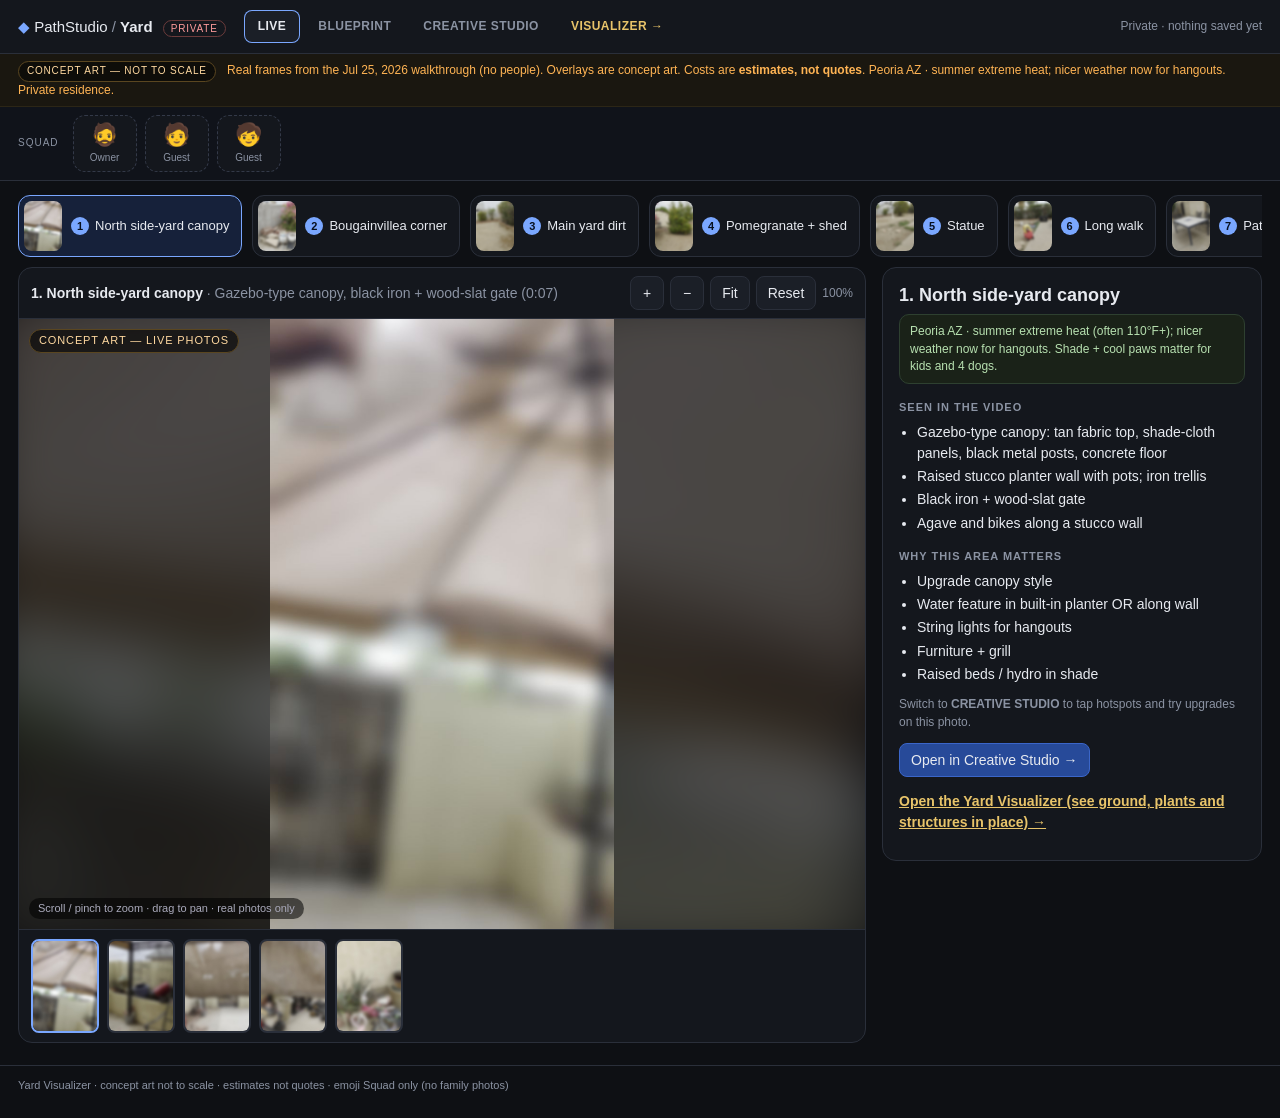
<file: index.html>
<!doctype html>
<html lang="en">
<head>
<meta charset="utf-8">
<meta name="viewport" content="width=device-width, initial-scale=1">
<meta name="robots" content="noindex,nofollow">
<title>PathStudio · Yard (private)</title>
<link rel="stylesheet" href="style.css">
</head>
<body>
<header class="top">
  <div class="brand"><span class="logo">&#9670;</span> PathStudio <span class="sep">/</span> <b>Yard</b> <span class="badge">PRIVATE</span></div>
  <nav class="tabs" role="tablist" aria-label="Modes">
    <button class="tab on" data-tab="live" role="tab" title="Real photos, pan and zoom">LIVE</button>
    <button class="tab" data-tab="blueprint" role="tab" title="Top-down A/B/C plans">BLUEPRINT</button>
    <button class="tab" data-tab="creative" role="tab" title="Tap hotspots to upgrade">CREATIVE STUDIO</button>
    <a class="tab" href="visualizer.html" title="See options in place on the photo" style="text-decoration:none;color:#e8c46a">VISUALIZER &rarr;</a>
  </nav>
  <div class="status" id="status" aria-live="polite">Offline · local only</div>
</header>

<div class="disc">
  <span class="wm-inline">CONCEPT ART — NOT TO SCALE</span>
  Real frames from the Jul 25, 2026 walkthrough (no people). Overlays are concept art. Costs are <b>estimates, not quotes</b>.
  Peoria AZ · summer extreme heat; nicer weather now for hangouts. Private residence.
</div>

<div class="squad" id="squad" title="Emoji placeholders only, no photos"></div>

<main>
<!-- LIVE -->
<section id="tab-live" class="pane on">
  <div class="areas" id="areasLive"></div>
  <div class="grid">
    <div class="viewer">
      <div class="vbar">
        <div class="vtitle"><b id="vAreaLive"></b> <span id="vCapLive" class="mut"></span></div>
        <div class="vtools">
          <button type="button" data-z="in" data-viewer="live" title="Zoom in">+</button>
          <button type="button" data-z="out" data-viewer="live" title="Zoom out">&minus;</button>
          <button type="button" data-z="fit" data-viewer="live" title="Fit">Fit</button>
          <button type="button" data-z="reset" data-viewer="live" title="Reset">Reset</button>
          <span class="mut small" id="zLabelLive">100%</span>
        </div>
      </div>
      <div class="stage" id="stageLive">
        <div class="bgb" id="bgbLive"></div>
        <div class="world" id="worldLive">
          <img id="photoLive" alt="" draggable="false">
        </div>
        <div class="wm">CONCEPT ART — LIVE PHOTOS</div>
        <div class="hint">Scroll / pinch to zoom · drag to pan · real photos only</div>
      </div>
      <div class="thumbs" id="thumbsLive"></div>
    </div>
    <aside class="side">
      <h2 id="aNameLive"></h2>
      <p class="heat" id="heatTip">Peoria AZ: summer is extreme; plan shade now while weather is nice for hangouts.</p>
      <h3>Seen in the video</h3>
      <ul id="aSeenLive" class="plain"></ul>
      <h3>Why this area matters</h3>
      <ul id="aUpLive" class="plain"></ul>
      <p class="mut small">Switch to <b>CREATIVE STUDIO</b> to tap hotspots and try upgrades on this photo.</p>
      <button type="button" class="pri" id="toCreative">Open in Creative Studio →</button>
      <p><a href="visualizer.html" style="color:#e8c46a;font-weight:700">Open the Yard Visualizer (see ground, plants and structures in place) →</a></p>
    </aside>
  </div>
</section>

<!-- BLUEPRINT -->
<section id="tab-blueprint" class="pane">
  <div class="mapbar">
    <div class="seg" id="mapSeg"></div>
    <span class="mut small" id="mapTitle"></span>
    <span class="mut small">Click a numbered area → jumps to LIVE photos. Plan is an estimate, not a survey.</span>
  </div>
  <div class="mapwrap"><div class="map" id="map"><img id="mapImg" alt="Blueprint top-down plan" draggable="false"></div></div>
</section>

<!-- CREATIVE STUDIO -->
<section id="tab-creative" class="pane">
  <div class="areas" id="areasCreative"></div>
  <div class="grid creative-grid">
    <div class="viewer">
      <div class="vbar">
        <div class="vtitle"><b id="vAreaCre"></b> <span id="vCapCre" class="mut"></span></div>
        <div class="vtools">
          <button type="button" data-z="in" data-viewer="cre" title="Zoom in">+</button>
          <button type="button" data-z="out" data-viewer="cre" title="Zoom out">&minus;</button>
          <button type="button" data-z="fit" data-viewer="cre" title="Fit">Fit</button>
          <button type="button" data-z="reset" data-viewer="cre" title="Reset">Reset</button>
          <span class="mut small" id="zLabelCre">100%</span>
        </div>
      </div>
      <div class="stage" id="stageCre">
        <div class="bgb" id="bgbCre"></div>
        <div class="world" id="worldCre">
          <img id="photoCre" alt="" draggable="false">
          <svg id="ov" viewBox="0 0 810 1440" xmlns="http://www.w3.org/2000/svg"></svg>
          <div id="pins" class="pins"></div>
        </div>
        <div class="wm">CONCEPT ART — NOT TO SCALE</div>
        <div class="hint">Tap a hotspot pin to upgrade · drag overlays · scroll to zoom</div>
      </div>
      <div class="thumbs" id="thumbsCre"></div>
    </div>
    <aside class="side" id="creSide">
      <h2 id="aNameCre"></h2>
      <div id="spotPanel" class="spot-panel" hidden>
        <h3 id="spotTitle">Hotspot</h3>
        <p class="mut small" id="spotHint">Pick an upgrade. Variants show estimated costs.</p>
        <div id="spotOpts" class="opts"></div>
        <div id="variantBox" class="variant-box" hidden>
          <label class="row"><span id="varName"></span><b id="varCost" class="tag">ESTIMATE</b></label>
          <div id="varList" class="var-list"></div>
          <p class="mut small" id="varNote"></p>
          <div id="varPlants" class="plants" hidden></div>
          <div class="row2">
            <button type="button" class="pri" id="varApply">Apply on photo</button>
            <button type="button" id="varOff">Remove</button>
          </div>
        </div>
      </div>
      <div id="selBox" class="sel" hidden>
        <label class="row"><span id="selName"></span><b id="selVal"></b></label>
        <input type="range" id="selSize" min="30" max="250" value="100">
        <div class="row2"><button type="button" id="selReset">Reset position</button><button type="button" id="selOff">Remove</button></div>
        <p class="mut small" id="selNote"></p>
      </div>
      <label class="row small mut">Overlay opacity <input type="range" id="opacity" min="20" max="100" value="100"></label>
      <h3>Active upgrades on this photo</h3>
      <div class="opts" id="opts"></div>
      <h3>Upgrade ideas for this area</h3>
      <ul id="aUpCre" class="plain"></ul>
      <h3>Phase cost ranges <span class="tag">ESTIMATES</span></h3>
      <table class="cost" id="costTbl"></table>
    </aside>
  </div>

  <!-- Ground cover -->
  <div class="card ground-card">
    <h2>Ground cover comparison <span class="tag">4 DOGS · DIRT / POOP</span></h2>
    <p class="mut small" id="groundNote"></p>
    <div class="ground-controls">
      <label>Main yard area (sq ft)
        <input type="number" id="groundSqFt" min="200" max="8000" step="50" value="2200">
      </label>
      <span class="mut small">~42 ft deep backyard notes · adjust to taste · estimate only</span>
    </div>
    <div class="table-wrap">
      <table class="ground" id="groundTbl"></table>
    </div>
    <div class="ground-pick">
      <h3>Your pick for the main yard</h3>
      <div class="seg" id="groundSeg"></div>
      <div id="groundTotal" class="ground-total"></div>
    </div>
  </div>

  <!-- Layout / export -->
  <div class="lay">
    <div class="card">
      <h2>Your choices</h2>
      <p class="mut small">Saved in this browser (localStorage). Export JSON to keep a copy. Private — not on daily-push.</p>
      <div class="btns">
        <button type="button" id="bSave" class="pri">Save now</button>
        <button type="button" id="bExport">Export JSON</button>
        <button type="button" id="bCopy">Copy JSON</button>
        <button type="button" id="bImport">Import JSON</button>
        <button type="button" id="bClear" class="danger">Clear all</button>
        <input type="file" id="fImport" accept="application/json,.json" hidden>
      </div>
      <div id="summary"></div>
    </div>
    <div class="card">
      <h2>Rough total <span class="tag">ESTIMATE</span></h2>
      <div id="tally"></div>
      <p class="mut small">Adds each needed phase once + ground cover total. Concept only, not a quote. Permits/electrician not fully included.</p>
    </div>
    <div class="card wide">
      <h2>JSON preview</h2>
      <pre id="jsonPre"></pre>
    </div>
  </div>
</section>
</main>

<footer class="foot">
  Yard Visualizer · concept art not to scale · estimates not quotes · emoji Squad only (no family photos)
</footer>
<script src="data.js"></script>
<script src="app.js"></script>
</body>
</html>
</file>
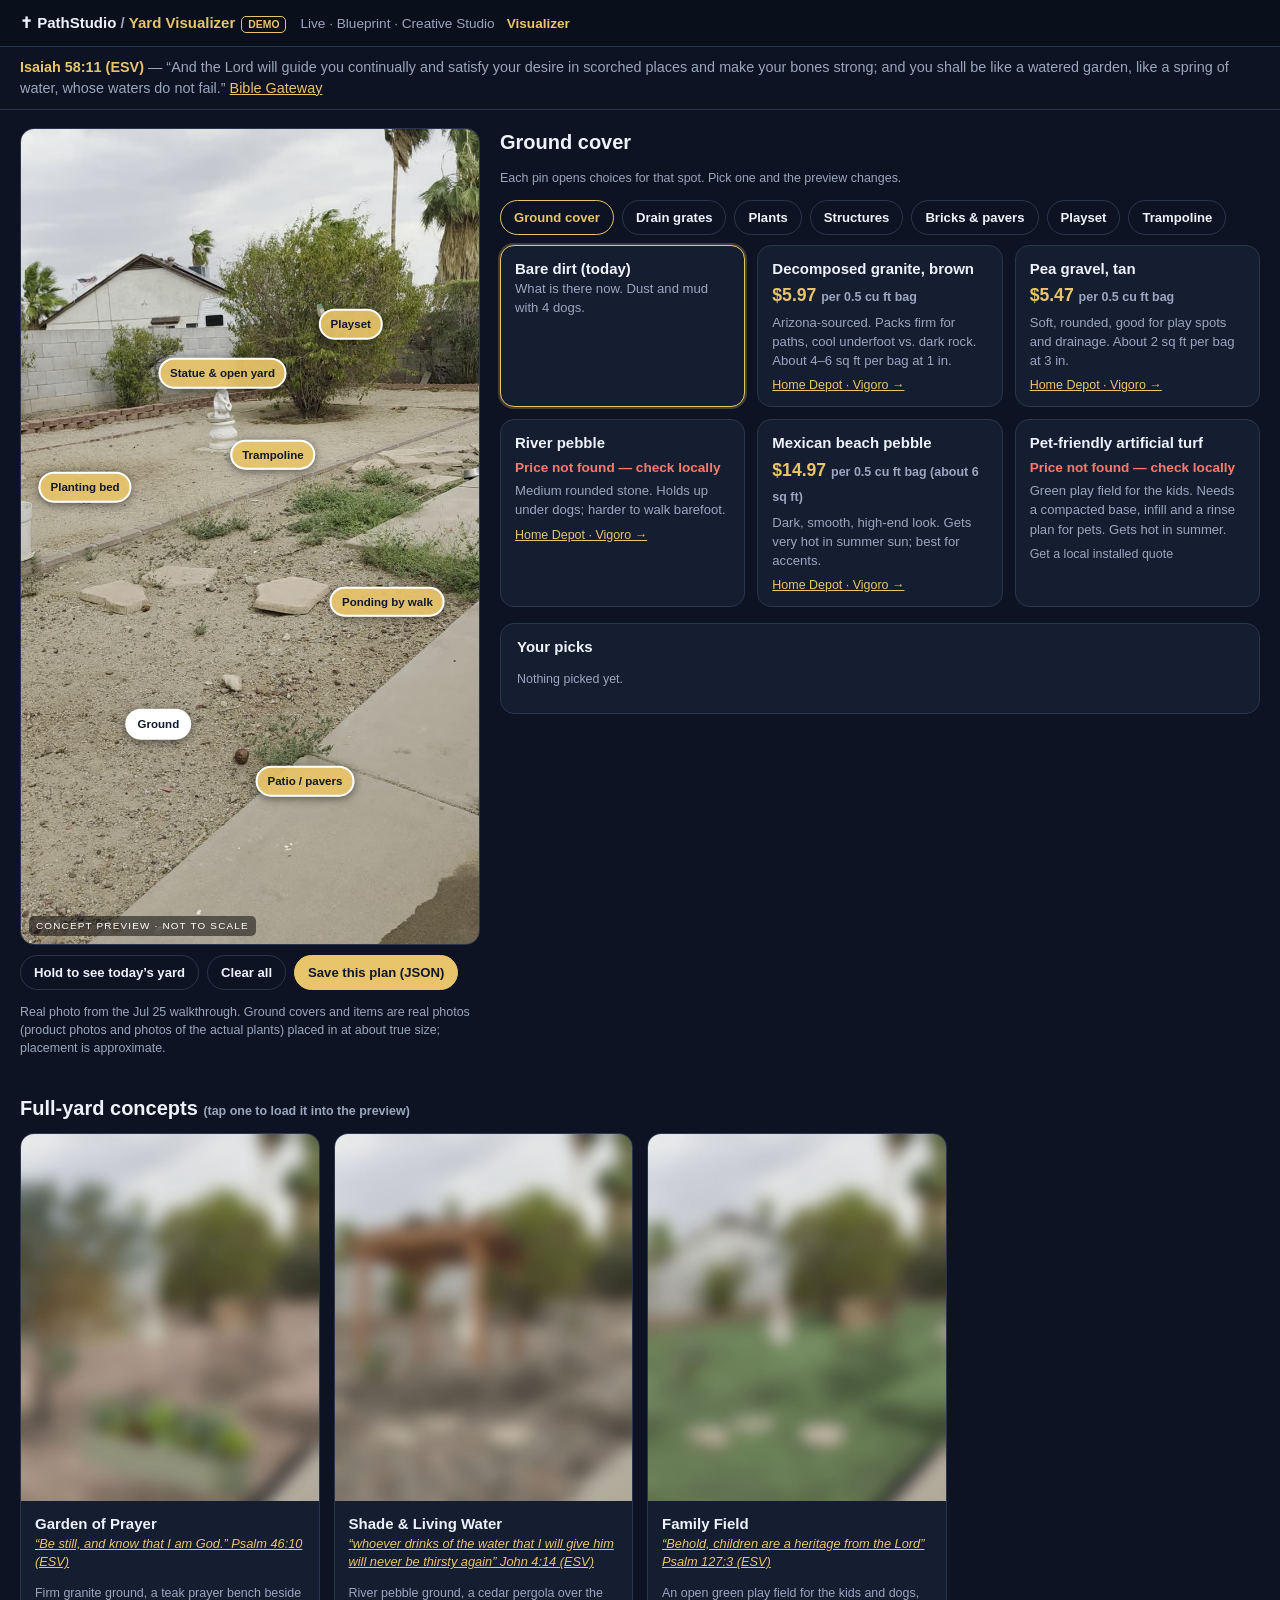
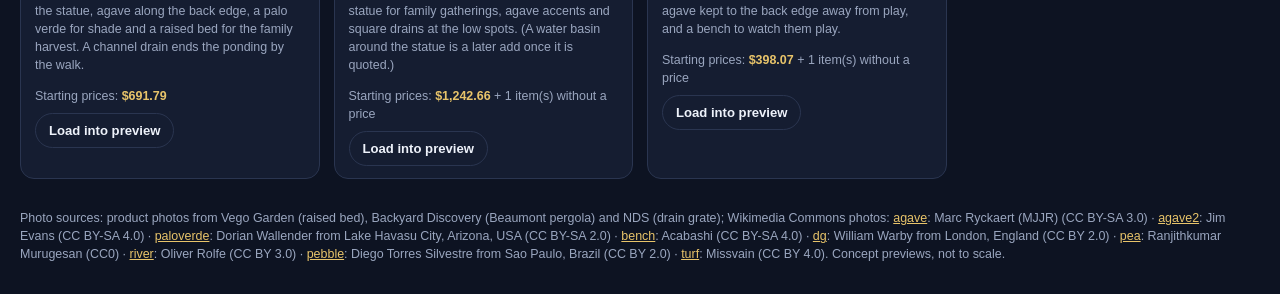
<file: visualizer.html>
<!doctype html>
<html lang="en"><head><meta charset="utf-8"><meta name="viewport" content="width=device-width,initial-scale=1"><meta name="robots" content="noindex,nofollow">
<title>PathStudio · Yard Visualizer</title>
<style>
:root{--bg:#0d1322;--card:#151d31;--line:#2a3550;--gold:#e8c46a;--dim:#9aa6bf;--white:#eef2fa;--green:#6fd28a;--red:#ff7a6b}
*{box-sizing:border-box}body{margin:0;background:var(--bg);color:var(--white);font:15px/1.45 -apple-system,BlinkMacSystemFont,"Segoe UI",Roboto,sans-serif}
a{color:var(--gold)}header{display:flex;gap:14px;align-items:center;flex-wrap:wrap;padding:12px 20px;border-bottom:1px solid var(--line);background:#0a0f1c;position:sticky;top:0;z-index:5}
.brand{font-weight:800}.brand b{color:var(--gold)}.badge{font-size:.65rem;border:1px solid var(--gold);color:var(--gold);border-radius:5px;padding:2px 6px;margin-left:6px}
header nav a{margin-right:12px;font-size:.85rem;text-decoration:none;color:var(--dim)}header nav a.on{color:var(--gold);font-weight:800}
.verse{padding:10px 20px;color:var(--dim);font-size:.9rem;border-bottom:1px solid var(--line)}.verse b{color:var(--gold)}
.wrap{display:grid;grid-template-columns:minmax(300px,460px) 1fr;gap:20px;padding:18px 20px;max-width:1500px;margin:auto}
.stage{position:relative;border-radius:14px;overflow:hidden;border:1px solid var(--line);aspect-ratio:810/1440;background:#000}
.stage img{position:absolute;inset:0;width:100%;height:100%;object-fit:cover;transition:opacity .35s}
.pin{position:absolute;transform:translate(-50%,-50%);border:2px solid #fff;background:rgba(232,196,106,.92);color:#10182c;font-weight:900;font-size:.72rem;border-radius:99px;padding:5px 10px;cursor:pointer;box-shadow:0 2px 10px rgba(0,0,0,.5);z-index:3;white-space:nowrap}
.pin.on{background:#fff}.wm{position:absolute;left:8px;bottom:8px;font-size:.62rem;letter-spacing:.12em;color:#fff;background:rgba(0,0,0,.5);padding:3px 7px;border-radius:5px;z-index:3}
.tools{display:flex;gap:8px;margin-top:10px;flex-wrap:wrap}button{all:unset;cursor:pointer;padding:7px 13px;border-radius:99px;border:1.5px solid var(--line);font-weight:700;font-size:.82rem}button:hover{border-color:var(--gold)}button.pri{background:var(--gold);color:#10182c;border-color:var(--gold)}
h2{margin:0 0 6px;font-size:1.25rem}h3{margin:18px 0 8px;font-size:.78rem;letter-spacing:.14em;color:var(--dim);text-transform:uppercase}
.cats{display:flex;gap:8px;flex-wrap:wrap;margin-bottom:10px}.cats button.on{border-color:var(--gold);color:var(--gold)}
.opts{display:grid;grid-template-columns:repeat(auto-fill,minmax(220px,1fr));gap:12px}
.opt{background:var(--card);border:1.5px solid var(--line);border-radius:14px;padding:12px 14px;cursor:pointer}.opt.on{border-color:var(--gold);box-shadow:0 0 0 2px rgba(232,196,106,.25)}
.opt .nm{font-weight:800}.opt.find{border-style:dashed}.fph{width:100%;height:120px;object-fit:cover;border-radius:9px;margin-bottom:6px;display:block}.fb{font-size:.62rem;font-weight:900;letter-spacing:.12em;background:#6fd28a;color:#10182c;border-radius:5px;padding:2px 6px}.opt .pr{font-size:1.1rem;font-weight:900;color:var(--gold);margin:4px 0}.opt .pr.na{color:var(--red);font-size:.85rem}
.opt .ds{font-size:.82rem;color:var(--dim)}.opt .lk{font-size:.78rem;margin-top:6px;display:block}
.sum{background:var(--card);border:1px solid var(--line);border-radius:14px;padding:12px 16px;margin-top:16px}.sum li{margin:3px 0}.sum .tot{font-weight:900;color:var(--gold)}
.concepts{display:grid;grid-template-columns:repeat(auto-fill,minmax(260px,1fr));gap:14px;padding:0 20px 30px;max-width:1500px;margin:auto}
.concept{background:var(--card);border:1px solid var(--line);border-radius:14px;overflow:hidden}.concept img{width:100%;aspect-ratio:810/1000;object-fit:cover;object-position:top;display:block}
.concept .bd{padding:12px 14px}.concept .vs{font-size:.8rem;color:var(--gold);font-style:italic}.small{font-size:.78rem;color:var(--dim)}
@media(max-width:900px){.wrap{grid-template-columns:1fr}.stage{max-width:460px;margin:auto}}
</style></head><body>
<header><div class="brand">&#10013; PathStudio <span style="color:var(--dim)">/</span> <b>Yard Visualizer</b><span class="badge">DEMO</span></div>
<nav><a href="index.html">Live · Blueprint · Creative Studio</a><a class="on" href="visualizer.html">Visualizer</a></nav></header>
<div class="verse"><b>Isaiah 58:11 (ESV)</b> &mdash; &ldquo;And the Lord will guide you continually and satisfy your desire in scorched places and make your bones strong; and you shall be like a watered garden, like a spring of water, whose waters do not fail.&rdquo; <a href="https://www.biblegateway.com/passage/?search=Isaiah+58%3A11&version=ESV" target="_blank" rel="noopener">Bible Gateway</a></div>
<div class="wrap">
 <div>
  <div class="stage" id="stage"><img id="g" alt="Yard preview" src="assets/viz/ground-dirt.jpg"><div id="layers"></div><div id="pins"></div><div class="wm">CONCEPT PREVIEW · NOT TO SCALE</div></div>
  <div class="tools"><button id="cmp">Hold to see today&rsquo;s yard</button><button id="clr">Clear all</button><button id="save" class="pri">Save this plan (JSON)</button></div>
  <p class="small">Real photo from the Jul 25 walkthrough. Ground covers and items are real photos (product photos and photos of the actual plants) placed in at about true size; placement is approximate.</p>
 </div>
 <div>
  <h2 id="ttl">Tap a gold pin on the photo</h2><p class="small" id="hint">Each pin opens choices for that spot. Pick one and the preview changes.</p>
  <div class="cats" id="cats"></div>
  <div class="opts" id="opts"></div>
  <div class="sum" id="sum"></div>
 </div>
</div>
<h2 style="padding:0 20px;max-width:1500px;margin:6px auto 10px">Full-yard concepts <span class="small">(tap one to load it into the preview)</span></h2>
<div class="concepts" id="concepts"></div>
<p class="small" style="padding:0 20px 30px;max-width:1500px;margin:auto">Photo sources: product photos from Vego Garden (raised bed), Backyard Discovery (Beaumont pergola) and NDS (drain grate); Wikimedia Commons photos: <a href="https://commons.wikimedia.org/wiki/File:Agave_americana_R01.jpg" target="_blank" rel="noopener">agave</a>: Marc Ryckaert (MJJR) (CC BY-SA 3.0) · <a href="https://commons.wikimedia.org/wiki/File:Variegated_Century_Plant_--_Agave_americana_%27Marginata%27.jpg" target="_blank" rel="noopener">agave2</a>: Jim Evans (CC BY-SA 4.0) · <a href="https://commons.wikimedia.org/wiki/File:The_delicate_Palo_Verde_tree._(5041827598).jpg" target="_blank" rel="noopener">paloverde</a>: Dorian Wallender from Lake Havasu City, Arizona, USA (CC BY-SA 2.0) · <a href="https://commons.wikimedia.org/wiki/File:Wooden_bench_in_Copped_Hall_Kitchen_Garden,_Epping,_Essex,_England.jpg" target="_blank" rel="noopener">bench</a>: Acabashi (CC BY-SA 4.0) · <a href="https://commons.wikimedia.org/wiki/File:Gravel_Texture_(11902620963).jpg" target="_blank" rel="noopener">dg</a>: William Warby from London, England (CC BY 2.0) · <a href="https://commons.wikimedia.org/wiki/File:PEA_GRAVEL.jpg" target="_blank" rel="noopener">pea</a>: Ranjithkumar Murugesan (CC0) · <a href="https://commons.wikimedia.org/wiki/File:Pebbles_(63814349).jpeg" target="_blank" rel="noopener">river</a>: Oliver Rolfe (CC BY 3.0) · <a href="https://commons.wikimedia.org/wiki/File:Pebbles_on_Kew_Beach,_Toronto_2005-10-11.jpg" target="_blank" rel="noopener">pebble</a>: Diego Torres Silvestre from Sao Paulo, Brazil (CC BY 2.0) · <a href="https://commons.wikimedia.org/wiki/File:Artificial_turf_yard_in_Sonoma,_California_-_Sarah_Stierch.jpg" target="_blank" rel="noopener">turf</a>: Missvain (CC BY 4.0). Concept previews, not to scale.</p>
<script>
const SEEN="Prices seen Oct 13, 2026 on the store page or its search listing. Stores change prices; check before buying.";
const CAT={
 ground:{label:"Ground cover",pin:"Ground",x:30,y:73,single:true,opts:[
  {id:"dirt",name:"Bare dirt (today)",price:null,free:true,desc:"What is there now. Dust and mud with 4 dogs.",layer:"ground-dirt"},
  {id:"dg",name:"Decomposed granite, brown",price:5.97,unit:"per 0.5 cu ft bag",desc:"Arizona-sourced. Packs firm for paths, cool underfoot vs. dark rock. About 4\u20136 sq ft per bag at 1 in.",url:"https://www.homedepot.com/p/Vigoro-0-5-cu-ft-10-in-to-25-in-Bagged-Decomposed-Granite-Brown-Decorative-Landscape-Rock-R1DCG14D/206197116",store:"Home Depot \u00b7 Vigoro",layer:"ground-dg"},
  {id:"pea",name:"Pea gravel, tan",price:5.47,unit:"per 0.5 cu ft bag",desc:"Soft, rounded, good for play spots and drainage. About 2 sq ft per bag at 3 in.",url:"https://www.homedepot.com/p/Vigoro-0-5-cu-ft-Bagged-Pea-Gravel-Pebble-Landscape-Rock-54255/202523000",store:"Home Depot \u00b7 Vigoro",layer:"ground-pea"},
  {id:"river",name:"River pebble",price:null,unit:"",desc:"Medium rounded stone. Holds up under dogs; harder to walk barefoot.",url:"https://www.homedepot.com/p/Vigoro-0-5-cu-ft-Bagged-River-Pebble-Landscape-Rock-54250V/100558618",store:"Home Depot \u00b7 Vigoro",layer:"ground-river"},
  {id:"pebble",name:"Mexican beach pebble",price:14.97,unit:"per 0.5 cu ft bag (about 6 sq ft)",desc:"Dark, smooth, high-end look. Gets very hot in summer sun; best for accents.",url:"https://www.homedepot.com/p/Vigoro-0-5-cu-ft-Bagged-Mexican-Beach-Pebble-Landscape-Rock-470938/202035089",store:"Home Depot \u00b7 Vigoro",layer:"ground-pebble"},
  {id:"turf",name:"Pet-friendly artificial turf",price:null,unit:"",desc:"Green play field for the kids. Needs a compacted base, infill and a rinse plan for pets. Gets hot in summer.",url:null,store:"Get a local installed quote",layer:"ground-turf"}]},
 grate:{label:"Drain grates",pin:"Ponding by walk",x:80,y:58,opts:[
  {id:"none",name:"No drain",free:true,desc:"Water keeps ponding along the walk after storms."},
  {id:"square",name:"6 in. square drain grates (x2)",price:18.68,unit:"each, grate + adapter",desc:"Catch basins at the low spots; pipe to daylight.",url:"https://www.homedepot.com/p/NDS-6-in-Plastic-Square-Drainage-Grate-with-Adapter-in-Black-640/100377389",store:"Home Depot \u00b7 NDS",layer:"item-grate-square"},
  {id:"channel",name:"Channel drain along the walk",price:49.97,unit:"per 40 in. kit (3 in. plastic grate)",desc:"Slot drain at the walk edge; several kits run end to end.",url:"https://www.homedepot.com/p/NDS-Pro-Series-3-in-x-40-in-Plastic-Channel-Drain-Kit-with-Grate-764/203787428",store:"Home Depot \u00b7 NDS",layer:"item-grate-channel"}]},
 plant:{label:"Plants",pin:"Planting bed",x:14,y:44,opts:[
  {id:"none",name:"No new plants",free:true,desc:""},
  {id:"yucca",name:"Red yucca (x3)",price:16.47,unit:"each, 1 gal",desc:"Coral flower spikes, hummingbirds, very low water. Soft, spineless leaves.",url:"https://www.homedepot.com/p/SMART-PLANET-Red-Yucca-Live-Succulent-Shrub-Hesperaloe-Parviflora-Drought-Tolerant-Landscape-Plant-1-Gal-Grower-Pot-Easy-Care-0880068/316300392",store:"Home Depot",layer:null},
  {id:"sage",name:"Texas sage (x3)",price:26.98,unit:"each, 3 gal",desc:"Silver leaves, purple blooms after monsoon rain. Handles Peoria heat.",url:"https://www.homedepot.com/p/3-Gal-Texas-Sage-Flowering-Shrub-with-Pink-Bloom-700357/317909192",store:"Home Depot \u00b7 Altman Plants",layer:null},
  {id:"agave",name:"Variegated agave americana (x2)",price:24.98,unit:"each, 8 in. pot",desc:"Bold desert shape. Sharp tips: keep away from play areas and dogs.",url:"https://www.homedepot.com/p/8-in-SPH-Agave-Americana-Variegated-Plant-in-Pot-1006125999/324135477",store:"Home Depot",layer:"item-plant-agave2"},
  {id:"marigold",name:"Desert marigold (x3)",price:null,unit:"",desc:"Native yellow wildflower, blooms most of the year. Check a Valley nursery.",url:null,store:"Local nursery",layer:null},
  {id:"paloverde",name:"Desert Museum palo verde tree",price:107.80,unit:"15 gal",desc:"Thornless, fast shade, yellow spring bloom. Plant 10+ ft from walls.",url:"https://threetimbersshop.com/products/desert-museum",store:"Three Timbers (Phoenix)",layer:"item-plant-paloverde"}]},
 struct:{label:"Structures",pin:"Statue & open yard",x:44,y:30,opts:[
  {id:"none",name:"Nothing new",free:true,desc:""},
  {id:"bench",name:"Prayer bench by the statue",price:323.12,unit:"4 ft teak bench",desc:"A quiet seat for morning prayer and Scripture. (Cross shown is a small add-on plaque.)",url:"https://www.homedepot.com/p/Cambridge-Casual-Cambridge-Casual-4-ft-Maine-Weathered-Gray-Teak-Wood-Outdoor-Bench-140790-TW-WT-XX-XX/318441614",store:"Home Depot \u00b7 Cambridge Casual",layer:"item-struct-bench"},
  {id:"pergola",name:"Cedar pergola 10x12",price:1199,unit:"kit, sale price (reg. $1,499)",desc:"Shade for family table and hangouts. Add shade cloth for summer. Check Peoria permits before posts.",url:"https://www.backyarddiscovery.com/products/cedar-pergola",store:"Backyard Discovery \u00b7 Beaumont",layer:"item-struct-pergola"},
  {id:"bed",name:"Metal raised garden bed",price:179.95,unit:"17 in. tall 9-in-1 kit",desc:"Grow food with the kids. Soil and drip line are extra.",url:"https://www.homedepot.com/p/vego-garden-17-in-Tall-9-In-1-Modular-Olive-Green-Metal-Raised-Garden-Bed-Kit-VB9N117G/318709633",store:"Home Depot \u00b7 Vego Garden",layer:"item-struct-raisedbed"},
  {id:"fountain",name:"Water basin around the statue",price:null,unit:"",desc:"Shallow recirculating basin; needs a GFCI outlet and a cover for little ones.",url:null,store:"Local quote",layer:null}]}
};
const FINDS={};
CAT.pavers={label:"Bricks & pavers",pin:"Patio / pavers",x:62,y:80,ground:true,opts:[{id:"none",name:"No pavers",free:true,desc:""}]};
CAT.playset={label:"Playset",pin:"Playset",x:72,y:24,opts:[{id:"none",name:"No playset",free:true,desc:""}]};
CAT.trampoline={label:"Trampoline",pin:"Trampoline",x:55,y:40,opts:[{id:"none",name:"No trampoline",free:true,desc:""}]};
for(const g in FINDS){if(CAT[g])CAT[g].opts.push(...FINDS[g]);}
const CONCEPTS=[
 {id:"concept-1",name:"Garden of Prayer",verse:"\u201cBe still, and know that I am God.\u201d Psalm 46:10",vurl:"https://www.biblegateway.com/passage/?search=Psalm+46%3A10&version=ESV",desc:"Firm granite ground, a teak prayer bench beside the statue, agave along the back edge, a palo verde for shade and a raised bed for the family harvest. A channel drain ends the ponding by the walk.",pick:{ground:"dg",grate:"channel",plant:"agave",struct:"bench"},extra:["paloverde","bed"]},
 {id:"concept-2",name:"Shade & Living Water",verse:"\u201cwhoever drinks of the water that I will give him will never be thirsty again\u201d John 4:14",vurl:"https://www.biblegateway.com/passage/?search=John+4%3A14&version=ESV",desc:"River pebble ground, a cedar pergola over the statue for family gatherings, agave accents and square drains at the low spots. (A water basin around the statue is a later add once it is quoted.)",pick:{ground:"river",grate:"square",plant:"agave",struct:"pergola"},extra:[]},
 {id:"concept-3",name:"Family Field",verse:"\u201cBehold, children are a heritage from the Lord\u201d Psalm 127:3",vurl:"https://www.biblegateway.com/passage/?search=Psalm+127%3A3&version=ESV",desc:"An open green play field for the kids and dogs, agave kept to the back edge away from play, and a bench to watch them play.",pick:{ground:"turf",grate:"channel",plant:"agave",struct:"bench"},extra:[]}
];
const ST={ground:"dirt",grate:"none",plant:"none",struct:"none",pavers:"none",playset:"none",trampoline:"none",extra:[]};let cur="ground";
const $=id=>document.getElementById(id),esc=s=>String(s==null?"":s).replace(/[&<>"]/g,c=>({"&":"&amp;","<":"&lt;",">":"&gt;",'"':"&quot;"}[c]));
const find=id=>{for(const k in CAT)for(const o of CAT[k].opts)if(o.id===id)return o;};
const money=n=>"$"+n.toLocaleString("en-US",{minimumFractionDigits:2,maximumFractionDigits:2});
try{Object.assign(ST,JSON.parse(localStorage.getItem("yardviz")||"{}"));}catch(e){}
function render(){
  const g=CAT.ground.opts.find(o=>o.id===ST.ground)||CAT.ground.opts[0];const pv=CAT.pavers.opts.find(o=>o.id===ST.pavers);$("g").src="assets/viz/"+((pv&&pv.layer)||g.layer||"ground-dirt")+".jpg";
  const ls=[];["grate","plant","struct","playset","trampoline"].forEach(k=>{const o=CAT[k].opts.find(o=>o.id===ST[k]);if(o&&o.layer)ls.push(o.layer);});
  (ST.extra||[]).forEach(id=>{const o=find(id);if(o&&o.layer&&!ls.includes(o.layer))ls.push(o.layer);});
  $("layers").innerHTML=ls.map(l=>'<img alt="" src="assets/viz/'+l+'.png">').join("");
  $("pins").innerHTML=Object.entries(CAT).map(([k,c])=>'<div class="pin'+(k===cur?' on':'')+'" style="left:'+c.x+'%;top:'+c.y+'%" data-k="'+k+'">'+esc(c.pin)+'</div>').join("");
  document.querySelectorAll(".pin").forEach(p=>p.onclick=()=>{cur=p.dataset.k;render();});
  $("cats").innerHTML=Object.entries(CAT).map(([k,c])=>'<button class="'+(k===cur?'on':'')+'" data-k="'+k+'">'+esc(c.label)+'</button>').join("");
  document.querySelectorAll("#cats button").forEach(b=>b.onclick=()=>{cur=b.dataset.k;render();});
  const c=CAT[cur];$("ttl").textContent=c.label;
  $("opts").innerHTML=c.opts.map(o=>'<div class="opt'+(ST[cur]===o.id?' on':'')+(o.find?' find':'')+'" data-id="'+o.id+'">'+(o.find?(o.photo?'<img class="fph" alt="" src="'+esc(o.photo)+'">':'')+'<span class="fb">LOCAL FIND</span> <span class="small">'+esc(o.city)+' \u00b7 '+esc(o.dist)+'</span>':'')+'<div class="nm">'+esc(o.name)+'</div>'+
    (o.free?'':(o.price===0&&o.find?'<div class="pr">FREE</div>':o.price!=null?'<div class="pr">'+money(o.price)+' <span class="small">'+esc(o.unit)+'</span></div>':'<div class="pr na">Price not found &mdash; check locally</div>'))+
    '<div class="ds">'+esc(o.desc)+(o.find&&o.note?'<br><i>'+esc(o.note)+'</i>':'')+(o.find?'<br>Seen '+esc(o.seen)+'. Check the listing is still up before driving.':'')+'</div>'+(!o.free&&!o.layer?'<div class="small" style="color:var(--gold)">No in-place photo yet (no clean real photo to place)</div>':'')+(o.url?'<a class="lk" href="'+esc(o.url)+'" target="_blank" rel="noopener" onclick="event.stopPropagation()">'+esc(o.store)+' &rarr;</a>':(o.store&&!o.free?'<span class="lk small">'+esc(o.store)+'</span>':''))+'</div>').join("");
  document.querySelectorAll(".opt").forEach(d=>d.onclick=()=>{ST[cur]=d.dataset.id;ST.extra=[];save();render();});
  const items=[];["ground","grate","plant","struct","pavers","playset","trampoline"].forEach(k=>{const o=CAT[k].opts.find(o=>o.id===ST[k]);if(o&&!o.free)items.push(o);});(ST.extra||[]).forEach(id=>{const o=find(id);if(o&&!items.includes(o))items.push(o);});
  const known=items.filter(o=>o.price!=null),unk=items.filter(o=>o.price==null);
  $("sum").innerHTML='<b>Your picks</b>'+(items.length?'<ul>'+items.map(o=>'<li>'+esc(o.name)+' &mdash; '+(o.price!=null?money(o.price)+' '+esc(o.unit):'<span style="color:var(--red)">price not found</span>')+'</li>').join("")+'</ul>':'<p class="small">Nothing picked yet.</p>')+
   (known.length?'<div class="tot">Starting prices listed: '+money(known.reduce((a,o)=>a+o.price,0))+'</div><p class="small">One unit of each item only. Bags of rock, extra plants, soil, delivery, tax and labor are not included'+(unk.length?'; '+unk.length+' item(s) still need a price':'')+'. '+SEEN+'</p>':'');
}
function save(){localStorage.setItem("yardviz",JSON.stringify(ST));}
$("clr").onclick=()=>{Object.assign(ST,{ground:"dirt",grate:"none",plant:"none",struct:"none",extra:[]});save();render();};
const cmp=$("cmp");let held=null;cmp.onmousedown=cmp.ontouchstart=()=>{held=$("g").src;$("g").src="assets/viz/ground-dirt.jpg";$("layers").style.opacity=0;};
cmp.onmouseup=cmp.onmouseleave=cmp.ontouchend=()=>{if(held){$("g").src=held;held=null;$("layers").style.opacity=1;}};
$("save").onclick=()=>{const b=new Blob([JSON.stringify({saved:new Date().toISOString(),plan:ST},null,1)],{type:"application/json"});const a=document.createElement("a");a.href=URL.createObjectURL(b);a.download="yard-plan.json";a.click();};
$("concepts").innerHTML=CONCEPTS.map(c=>{const ids=[...Object.values(c.pick),...c.extra];const its=ids.map(find).filter(o=>o&&!o.free);const t=its.filter(o=>o.price!=null).reduce((a,o)=>a+o.price,0),u=its.filter(o=>o.price==null).length;
  return '<div class="concept" data-id="'+c.id+'"><img alt="'+esc(c.name)+'" src="assets/viz/'+c.id+'.jpg"><div class="bd"><b>'+esc(c.name)+'</b><div class="vs"><a href="'+c.vurl+'" target="_blank" rel="noopener">'+esc(c.verse)+' (ESV)</a></div><p class="small">'+esc(c.desc)+'</p><div class="small">Starting prices: <b style="color:var(--gold)">'+money(t)+'</b>'+(u?' + '+u+' item(s) without a price':'')+'</div><button style="margin-top:8px">Load into preview</button></div></div>';}).join("");
document.querySelectorAll(".concept").forEach(d=>d.querySelector("button").onclick=()=>{const c=CONCEPTS.find(x=>x.id===d.dataset.id);Object.assign(ST,c.pick);ST.extra=c.extra.slice();save();render();window.scrollTo({top:0,behavior:"smooth"});});
{const h=location.hash.slice(1),c=CONCEPTS.find(x=>x.id===h);if(c){Object.assign(ST,c.pick);ST.extra=c.extra.slice();}else if(CAT[h])cur=h;}
render();
</script></body></html>
</file>
<file: style.css>
:root{--bg:#0e1014;--bg2:#14171d;--bg3:#1b1f27;--line:#2a2f3a;--tx:#e7eaf0;--mut:#8b93a3;--acc:#7aa7ff;--acc2:#4fd1a5;--warn:#ffb454;--bad:#ff6b6b;--pin:#ff8a00}
*{box-sizing:border-box}
html,body{margin:0;background:var(--bg);color:var(--tx);font:14px/1.45 -apple-system,BlinkMacSystemFont,"Segoe UI",Inter,Helvetica,Arial,sans-serif}
button{font:inherit;color:var(--tx);background:var(--bg3);border:1px solid var(--line);border-radius:8px;padding:6px 11px;cursor:pointer}
button:hover{border-color:#41495a;background:#222733}
button.pri{background:#274a99;border-color:#3b66c9}
button.danger{color:#ffb4b4}
.top{display:flex;align-items:center;gap:18px;padding:10px 18px;border-bottom:1px solid var(--line);background:var(--bg2);position:sticky;top:0;z-index:20}
.brand{font-size:15px;white-space:nowrap}.brand .logo{color:var(--acc)}.sep{color:var(--mut)}
.badge{font-size:10px;letter-spacing:.08em;padding:2px 7px;border:1px solid #6b3b3b;color:#ff9c9c;border-radius:20px;margin-left:6px}
.tabs{display:flex;gap:4px}
.tab{border:0;background:none;color:var(--mut);padding:8px 14px;border-radius:8px;font-weight:600;letter-spacing:.04em;font-size:12px}
.tab.on{background:var(--bg3);color:var(--tx);box-shadow:inset 0 0 0 1px var(--acc)}
.status{margin-left:auto;color:var(--mut);font-size:12px}
.disc{padding:7px 18px;font-size:12px;color:var(--warn);background:#1a1710;border-bottom:1px solid #2c2616}
.wm-inline{display:inline-block;background:rgba(0,0,0,.45);color:#ffd9a0;font-size:10px;letter-spacing:.08em;padding:2px 8px;border-radius:20px;border:1px solid #5a4620;margin-right:8px}
.pane{display:none;padding:14px 18px}.pane.on{display:block}
.mut{color:var(--mut)}.small{font-size:12px}
.heat{background:#1a2218;border:1px solid #2e4030;color:#b7e0b0;padding:8px 10px;border-radius:10px;font-size:12px;margin:0 0 10px}

/* Squad */
.squad{display:flex;gap:8px;padding:8px 18px;border-bottom:1px solid var(--line);background:#10131a;overflow-x:auto;align-items:center}
.squad::before{content:"Squad";font-size:10px;letter-spacing:.1em;text-transform:uppercase;color:var(--mut);margin-right:6px;flex:0 0 auto}
.squad-slot{display:flex;flex-direction:column;align-items:center;gap:2px;min-width:64px;padding:6px 8px;border:1px dashed #333948;border-radius:12px;background:var(--bg2)}
.squad-slot .em{font-size:22px;line-height:1.2}
.squad-slot .nm{font-size:10px;color:var(--mut);white-space:nowrap}

.areas{display:flex;gap:10px;overflow-x:auto;padding-bottom:10px}
.acard{flex:0 0 auto;display:flex;align-items:center;gap:9px;background:var(--bg2);border:1px solid var(--line);border-radius:12px;padding:5px 12px 5px 5px;cursor:pointer;color:var(--tx)}
.acard img{width:38px;height:50px;object-fit:cover;border-radius:8px}
.acard .n{display:inline-block;width:18px;height:18px;border-radius:50%;background:var(--acc);color:#07101f;font-size:11px;font-weight:700;text-align:center;line-height:18px;margin-right:6px}
.acard.on{border-color:var(--acc);background:#16213a}
.acard span.t{font-size:13px;text-align:left}
.grid{display:grid;grid-template-columns:minmax(0,1fr) 380px;gap:16px;align-items:start}
.viewer{background:var(--bg2);border:1px solid var(--line);border-radius:14px;overflow:hidden}
.vbar{display:flex;justify-content:space-between;align-items:center;padding:8px 12px;gap:10px;border-bottom:1px solid var(--line)}
.vtools{display:flex;gap:6px;align-items:center}.vtools button{min-width:34px}
.stage{position:relative;height:calc(100vh - 290px);min-height:460px;background:#07080a;overflow:hidden;touch-action:none;cursor:grab;user-select:none}
.stage.pan{cursor:grabbing}
.world{position:absolute;left:0;top:0;width:810px;height:1440px;transform-origin:0 0;will-change:transform}
.world img{position:absolute;left:0;top:0;width:810px;height:1440px;display:block;pointer-events:none}
.world svg{position:absolute;left:0;top:0;width:810px;height:1440px;overflow:visible}
.pins{position:absolute;left:0;top:0;width:810px;height:1440px;pointer-events:none}
.pin{position:absolute;transform:translate(-50%,-100%);pointer-events:auto;cursor:pointer;border:0;background:none;padding:0;z-index:5}
.pin .dot{display:block;width:28px;height:28px;border-radius:50% 50% 50% 0;transform:rotate(-45deg);background:var(--pin);border:2px solid #fff;box-shadow:0 2px 8px rgba(0,0,0,.45)}
.pin .lab{position:absolute;left:50%;top:calc(100% + 4px);transform:translateX(-50%);white-space:nowrap;background:rgba(10,12,18,.88);color:#fff;font-size:11px;padding:2px 7px;border-radius:6px;border:1px solid #5a4030;pointer-events:none}
.pin.on .dot{background:var(--acc);border-color:#dff}
.pin.lit .dot{box-shadow:0 0 0 4px rgba(255,138,0,.35)}
.wm{position:absolute;left:10px;top:10px;background:rgba(0,0,0,.62);color:#ffd9a0;font-size:11px;letter-spacing:.08em;padding:3px 9px;border-radius:20px;border:1px solid #5a4620;pointer-events:none}
.hint{position:absolute;left:10px;bottom:10px;background:rgba(0,0,0,.55);color:#aab;font-size:11px;padding:3px 9px;border-radius:20px;pointer-events:none}
.thumbs{display:flex;gap:8px;padding:9px 12px;overflow-x:auto;border-top:1px solid var(--line)}
.thumbs button{padding:0;border:2px solid var(--line);border-radius:8px;overflow:hidden;flex:0 0 auto;background:none}
.thumbs button.on{border-color:var(--acc)}
.thumbs img{display:block;width:64px;height:90px;object-fit:cover}
.side{background:var(--bg2);border:1px solid var(--line);border-radius:14px;padding:14px 16px;max-height:calc(100vh - 230px);overflow:auto}
.side h2{margin:0 0 6px;font-size:18px}
.side h3{margin:16px 0 6px;font-size:11px;letter-spacing:.09em;text-transform:uppercase;color:var(--mut)}
ul.plain{margin:0;padding-left:18px}ul.plain li{margin:3px 0}
.tag{font-size:10px;letter-spacing:.08em;color:var(--warn);border:1px solid #5a4620;padding:1px 6px;border-radius:20px;text-transform:none;margin-left:6px}
.opts{display:flex;flex-direction:column;gap:5px}
.opt{display:flex;align-items:center;gap:9px;padding:6px 9px;border:1px solid var(--line);border-radius:9px;background:var(--bg3);cursor:pointer}
.opt.sel{border-color:var(--acc)}
.opt input{accent-color:var(--acc)}
.opt .sw{width:12px;height:12px;border-radius:3px;flex:0 0 auto}
.opt .nm{flex:1}
.opt .cost{font-size:11px;color:var(--warn);white-space:nowrap}
.spot-panel{margin:8px 0 12px;padding:10px;border:1px solid #3a4a2a;border-radius:12px;background:#141a14}
.variant-box{margin-top:10px;padding:10px;border:1px solid var(--line);border-radius:10px;background:var(--bg)}
.var-list{display:flex;flex-direction:column;gap:5px;margin:8px 0}
.var{display:flex;justify-content:space-between;gap:8px;padding:7px 9px;border:1px solid var(--line);border-radius:8px;background:var(--bg3);cursor:pointer}
.var.on{border-color:var(--acc2);background:#14241c}
.var .vc{color:var(--warn);font-size:12px;white-space:nowrap}
.plants{margin-top:8px;padding:8px;border-radius:8px;background:#1a2218;border:1px solid #2e4030;font-size:12px;color:#b7e0b0}
.plants b{display:block;margin-bottom:4px;color:#8fd39a}
.sel{margin-top:10px;padding:10px;border:1px solid var(--line);border-radius:10px;background:var(--bg)}
.row{display:flex;justify-content:space-between;align-items:center;gap:10px}
.row2{display:flex;gap:8px;margin-top:8px}
input[type=range]{width:100%;accent-color:var(--acc)}
.side label.row input[type=range]{width:55%}
table.cost{width:100%;border-collapse:collapse;font-size:12px}
table.cost th,table.cost td{padding:5px 4px;border-bottom:1px solid var(--line);text-align:right;vertical-align:top}
table.cost th:first-child,table.cost td:first-child{text-align:left;width:46%}
table.cost th{color:var(--mut);font-weight:600}

.mapbar{display:flex;gap:14px;align-items:center;flex-wrap:wrap;margin-bottom:10px}
.seg{display:flex;border:1px solid var(--line);border-radius:9px;overflow:hidden;flex-wrap:wrap}
.seg button{border:0;border-radius:0}.seg button.on{background:#274a99}
.mapwrap{overflow:auto;border:1px solid var(--line);border-radius:12px;background:#fff}
.map{position:relative;width:1024px;max-width:none;margin:0 auto}
.map img{display:block;width:1024px;height:auto;pointer-events:none}
.hs{position:absolute;border:2px solid #2a6df4;background:rgba(42,109,244,.16);border-radius:6px;cursor:pointer}
.hs:hover,.hs.hi{background:rgba(42,109,244,.38);border-color:#ff8a00}
.hs b{position:absolute;left:-2px;top:-2px;background:#2a6df4;color:#fff;font-size:11px;min-width:18px;height:18px;line-height:18px;text-align:center;border-radius:6px 0 6px 0;padding:0 4px}
.hs i{position:absolute;left:0;top:100%;margin-top:3px;font-style:normal;background:#10131a;color:#fff;font-size:11px;padding:2px 6px;border-radius:5px;white-space:nowrap;opacity:0;pointer-events:none;z-index:3}
.hs:hover i{opacity:1}

.ground-card{margin-top:18px}
.card{background:var(--bg2);border:1px solid var(--line);border-radius:14px;padding:14px 16px;margin-top:14px}
.card.wide{grid-column:1/-1}
.card h2{margin:0 0 6px;font-size:17px}
.ground-controls{display:flex;gap:14px;align-items:center;flex-wrap:wrap;margin:10px 0}
.ground-controls input{width:110px;background:var(--bg);border:1px solid var(--line);color:var(--tx);border-radius:8px;padding:6px 8px}
.table-wrap{overflow:auto;border:1px solid var(--line);border-radius:10px}
table.ground{width:100%;border-collapse:collapse;font-size:12px;min-width:900px}
table.ground th,table.ground td{padding:8px 9px;border-bottom:1px solid var(--line);vertical-align:top;text-align:left}
table.ground th{background:var(--bg3);color:var(--mut);position:sticky;top:0}
table.ground tr.pick td{background:#16213a}
table.ground .pickbtn{font-size:11px;padding:3px 8px}
table.ground ul{margin:0;padding-left:16px}
.ground-pick{margin-top:12px}
.ground-total{margin-top:10px;padding:10px 12px;border-radius:10px;background:#1a1710;border:1px solid #5a4620;color:var(--warn);font-size:14px}

.lay{display:grid;grid-template-columns:1fr 1fr;gap:16px;margin-top:8px}
.btns{display:flex;gap:8px;flex-wrap:wrap;margin:10px 0}
#summary h4{margin:12px 0 3px;font-size:13px;color:var(--acc)}
#summary ul{margin:0;padding-left:18px}
pre{margin:0;background:var(--bg);border:1px solid var(--line);border-radius:10px;padding:10px;max-height:340px;overflow:auto;font-size:11.5px;color:#b8c4dd}
.tally{width:100%;border-collapse:collapse}.tally td{padding:4px;border-bottom:1px solid var(--line)}.tally td:last-child{text-align:right;white-space:nowrap}
.tally tr.tot td{font-weight:700;border-bottom:0;padding-top:9px}
.ovl text{font:600 21px -apple-system,Segoe UI,Helvetica,Arial,sans-serif;fill:#fff;stroke:rgba(0,0,0,.85);stroke-width:5px;paint-order:stroke;pointer-events:none}
.ovg{cursor:move}
.bgb{position:absolute;inset:-30px;background-size:cover;background-position:center;filter:blur(26px) brightness(.35) saturate(1.2);pointer-events:none}
.foot{padding:12px 18px 24px;color:var(--mut);font-size:11px;border-top:1px solid var(--line);margin-top:8px}
@media(max-width:1000px){.grid{grid-template-columns:1fr}.side{max-height:none}.lay{grid-template-columns:1fr}.stage{height:70vh}.tab{padding:7px 10px;font-size:11px}}
*{scrollbar-color:#3a4150 #14171d;scrollbar-width:thin}
</file>
